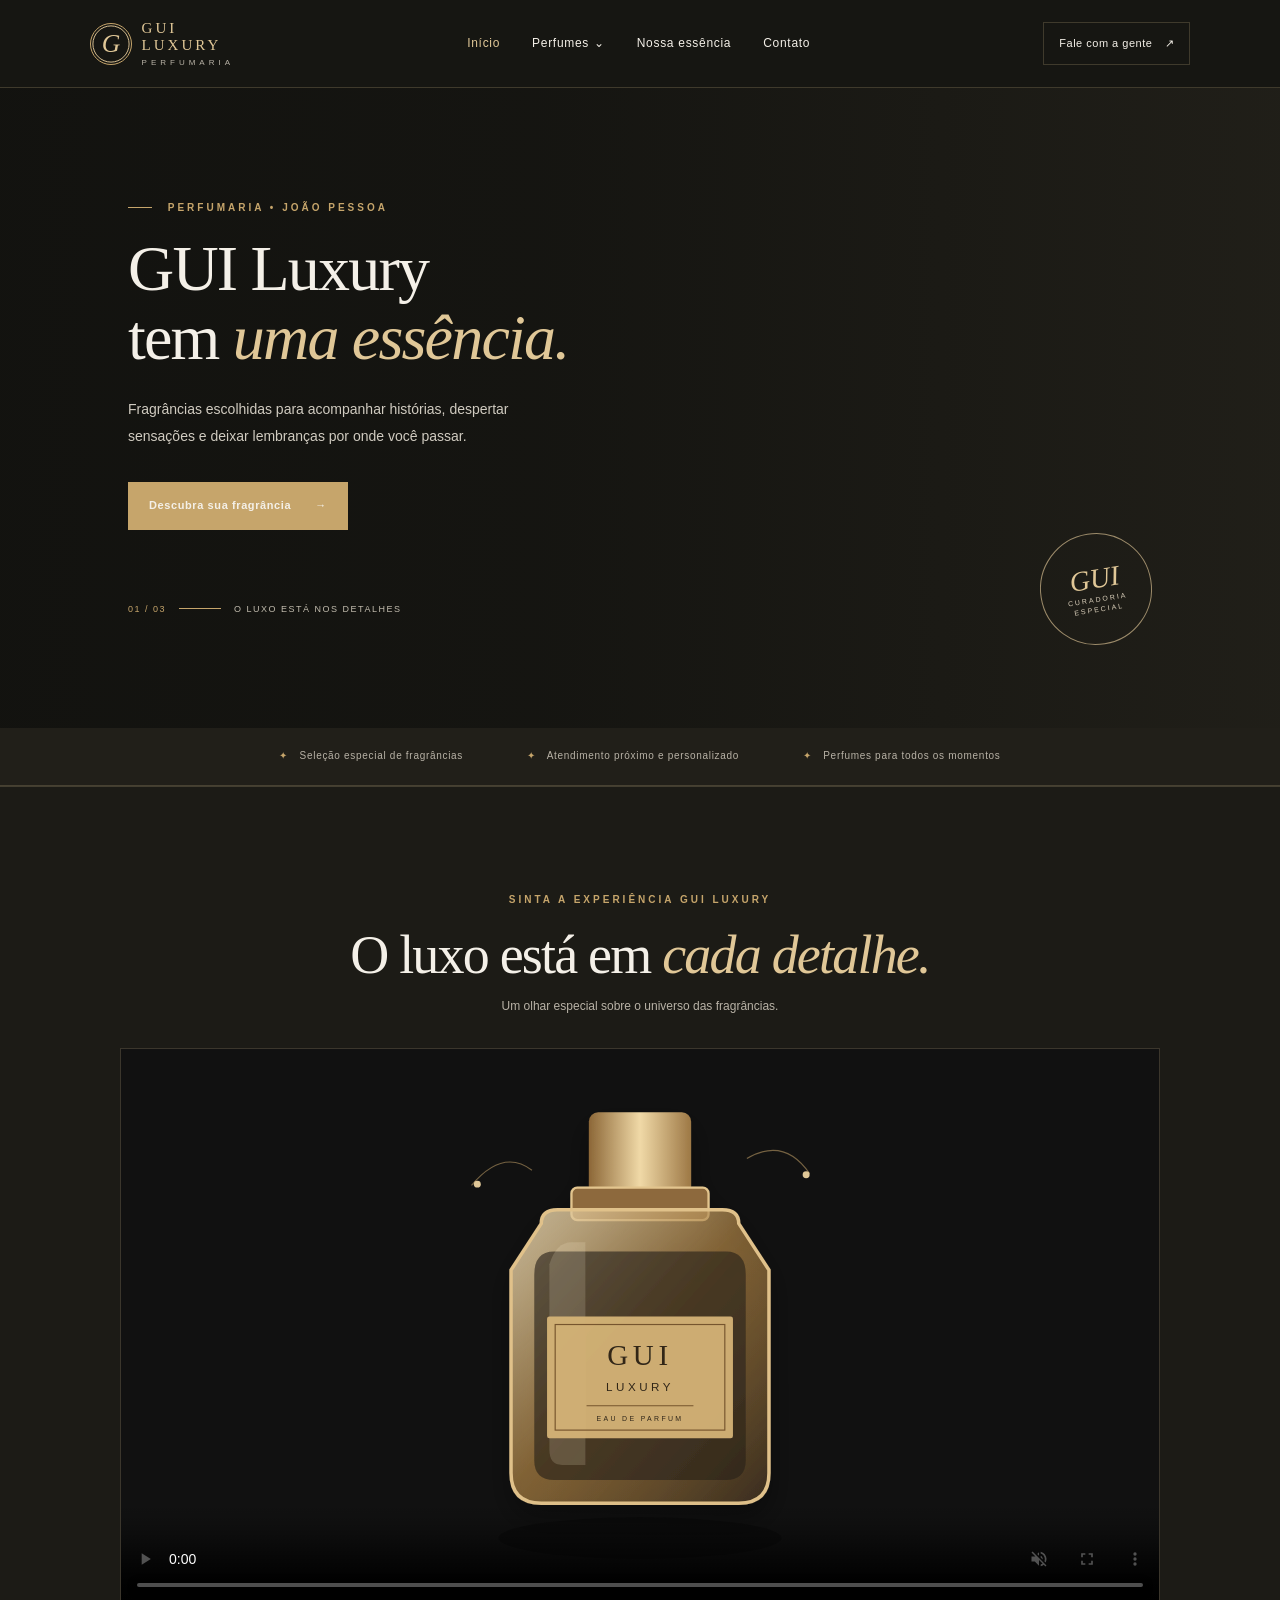
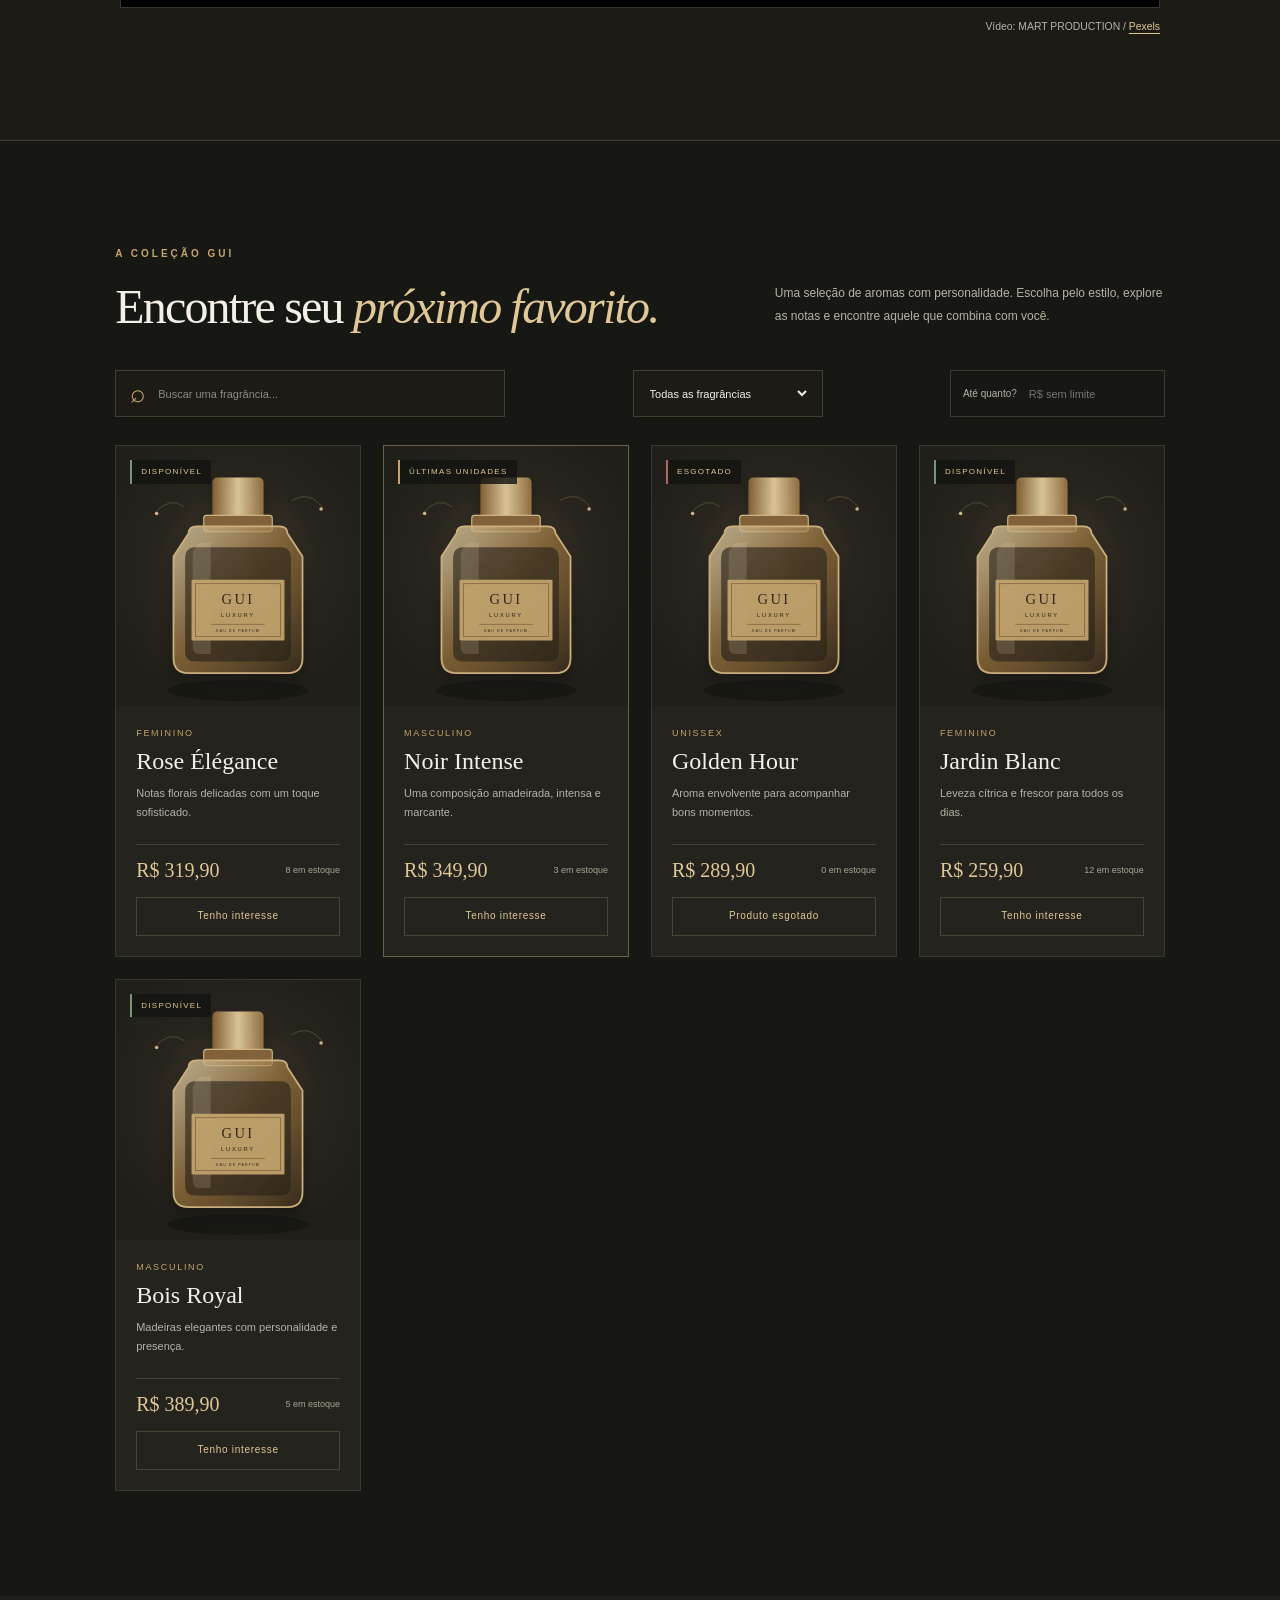
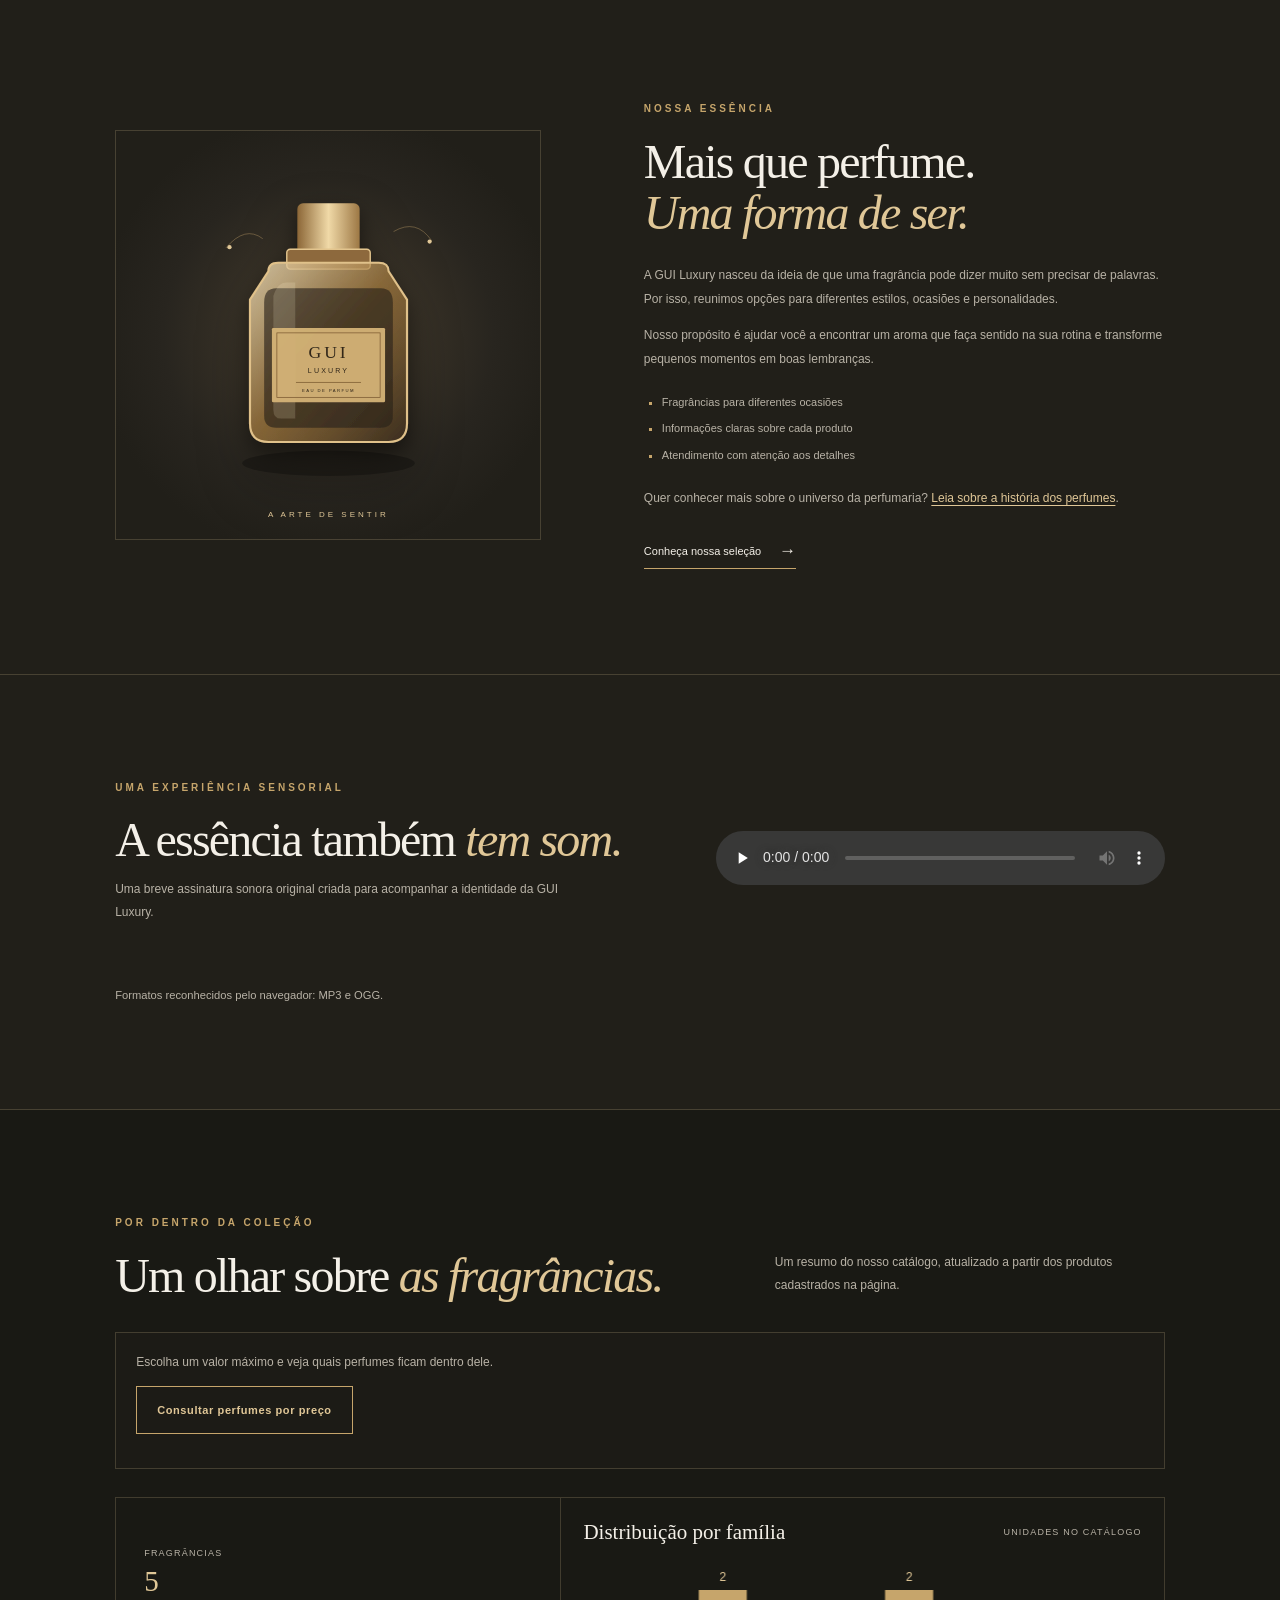
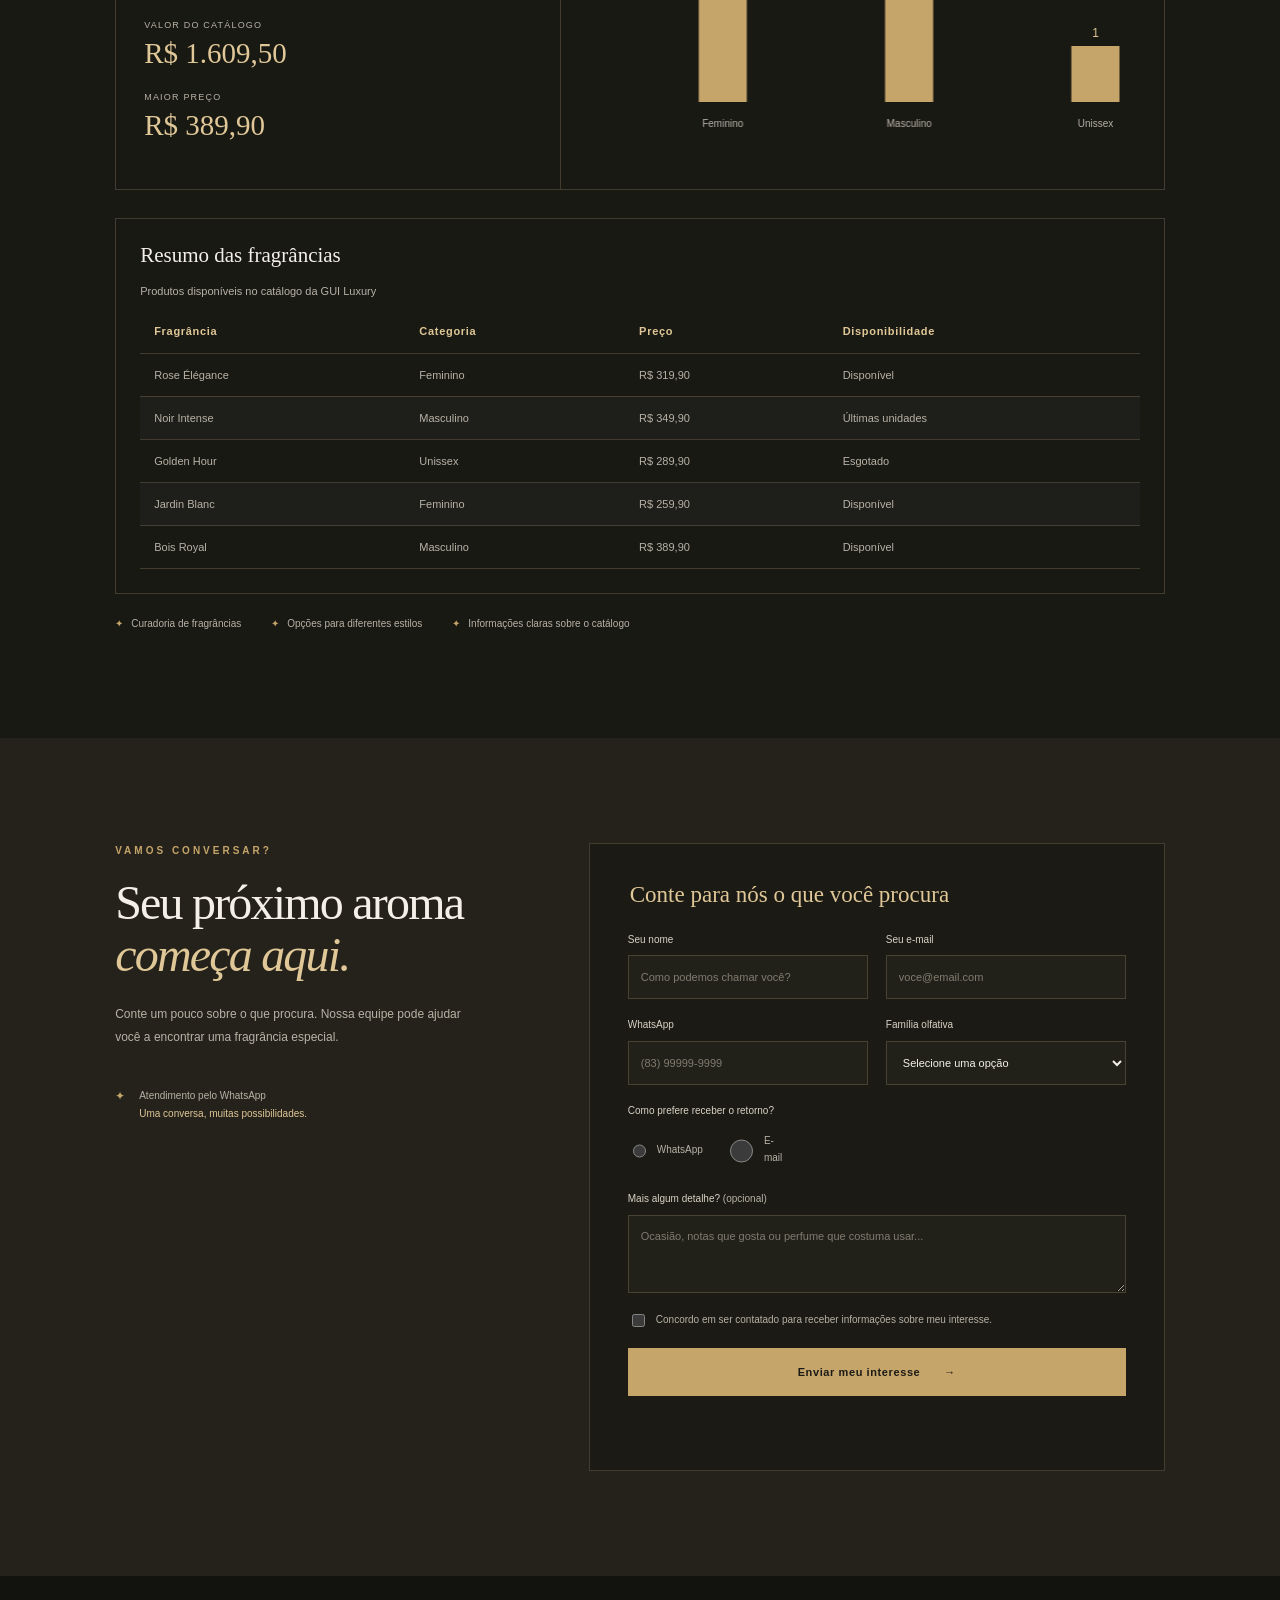
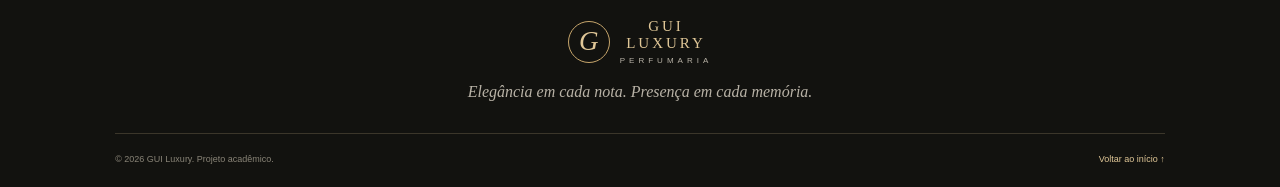
<file: index.html>
<!DOCTYPE html>
<html lang="pt-BR">
<head>
  <meta charset="UTF-8">
  <meta name="viewport" content="width=device-width, initial-scale=1.0">
  <meta name="description" content="GUI Luxury: uma seleção especial de fragrâncias para marcar presença em todos os momentos.">
  <meta name="theme-color" content="#171713">
  <title>GUI Luxury | Perfumaria</title>
  <link rel="preconnect" href="https://images.unsplash.com">
  <link rel="stylesheet" href="css/reset.css">
  <link rel="stylesheet" href="css/style.css">
</head>
<body>
  <a class="atalho" href="#conteudo">Pular para o conteúdo</a>

  <header class="cabecalho" id="topo">
    <a class="marca" href="#inicio" aria-label="GUI Luxury, página inicial">
      <!-- SVG vetorial: o viewBox preserva a nitidez do símbolo em diferentes tamanhos. -->
      <svg class="marca-simbolo" viewBox="0 0 42 42" role="img" aria-label="Monograma da GUI Luxury"><circle cx="21" cy="21" r="19" fill="none" stroke="currentColor"/><text x="21" y="29" text-anchor="middle" fill="currentColor" font-family="Georgia,serif" font-size="27" font-style="italic">G</text></svg>
      <span class="marca-texto">GUI <strong>LUXURY</strong><small>PERFUMARIA</small></span>
    </a>

    <button class="menu-mobile" id="menuMobile" type="button" aria-label="Abrir menu" aria-expanded="false" aria-controls="menuPrincipal">
      <span></span><span></span><span></span>
    </button>

    <nav class="menu" id="menuPrincipal" aria-label="Navegação principal">
      <a class="link-menu ativo" href="#inicio">Início</a>
      <div class="menu-dropdown">
        <a class="link-menu" href="#produtos">Perfumes <span aria-hidden="true">⌄</span></a>
        <div class="dropdown-conteudo">
          <a href="#produtos" data-filtro-link="Feminino">Femininos</a>
          <a href="#produtos" data-filtro-link="Masculino">Masculinos</a>
          <a href="#produtos" data-filtro-link="Unissex">Unissex</a>
        </div>
      </div>
      <a class="link-menu" href="#sobre">Nossa essência</a>
      <a class="link-menu" href="#contato">Contato</a>
    </nav>

    <a class="cabecalho-cta" href="#contato">Fale com a gente <span aria-hidden="true">↗</span></a>
  </header>

  <main id="conteudo">
    <section class="hero" id="inicio" aria-labelledby="titulo-principal">
      <div class="hero-fundo" aria-hidden="true"></div>
      <div class="hero-conteudo">
        <p class="sobretitulo"><span></span> PERFUMARIA • JOÃO PESSOA</p>
        <h1 id="titulo-principal">GUI Luxury<br>tem <em>uma essência.</em></h1>
        <p class="hero-descricao">Fragrâncias escolhidas para acompanhar histórias, despertar sensações e deixar lembranças por onde você passar.</p>
        <a class="botao botao-dourado" href="#produtos">Descubra sua fragrância <span aria-hidden="true">→</span></a>
        <div class="hero-nota"><span>01 / 03</span><span class="linha-nota"></span><span>O luxo está nos detalhes</span></div>
      </div>
      <div class="hero-selo" aria-label="Curadoria especial">
        <span>GUI</span><small>CURADORIA<br>ESPECIAL</small>
      </div>
    </section>

    <section class="beneficios" aria-label="Diferenciais da loja">
      <p><span aria-hidden="true">✦</span> Seleção especial de fragrâncias</p>
      <p><span aria-hidden="true">✦</span> Atendimento próximo e personalizado</p>
      <p><span aria-hidden="true">✦</span> Perfumes para todos os momentos</p>
    </section>

    <section class="secao video-perfumaria" aria-labelledby="titulo-video">
      <div class="video-cabecalho">
        <p class="sobretitulo">SINTA A EXPERIÊNCIA GUI LUXURY</p>
        <h2 id="titulo-video">O luxo está em <em>cada detalhe.</em></h2>
        <p>Um olhar especial sobre o universo das fragrâncias.</p>
      </div>
      <figure class="video-moldura">
        <!-- metadata carrega apenas informações iniciais; o vídeo só começa quando a pessoa aciona os controles. -->
        <video controls muted loop playsinline preload="metadata" poster="assets/images/perfume-ilustracao.svg" aria-label="Vídeo de uma embalagem de perfume ao lado de uma rosa branca">
          <source src="https://videos.pexels.com/video-files/8447664/8447664-uhd_4096_2160_25fps.mp4" type="video/mp4">
          Seu navegador não conseguiu reproduzir este vídeo.
        </video>
        <figcaption>Vídeo: MART PRODUCTION / <a href="https://www.pexels.com/video/a-bottle-of-perfume-next-to-a-white-rose-8447664/" target="_blank" rel="noopener noreferrer">Pexels</a></figcaption>
      </figure>
    </section>

    <section class="secao colecao" id="produtos" aria-labelledby="titulo-produtos">
      <div class="secao-cabecalho">
        <div>
          <p class="sobretitulo">A COLEÇÃO GUI</p>
          <h2 id="titulo-produtos">Encontre seu <em>próximo favorito.</em></h2>
        </div>
        <p class="texto-apoio">Uma seleção de aromas com personalidade. Escolha pelo estilo, explore as notas e encontre aquele que combina com você.</p>
      </div>

      <div class="filtros">
        <label class="campo-pesquisa" for="buscaProdutos">
          <span aria-hidden="true">⌕</span>
          <input id="buscaProdutos" type="search" placeholder="Buscar uma fragrância..." autocomplete="off">
        </label>
        <label class="filtro-categoria" for="filtroCategoria">
          <span class="sr-only">Filtrar por categoria</span>
          <select id="filtroCategoria">
            <option value="Todos">Todas as fragrâncias</option>
            <option value="Feminino">Femininos</option>
            <option value="Masculino">Masculinos</option>
            <option value="Unissex">Unissex</option>
          </select>
        </label>
        <label class="filtro-preco" for="precoMaximo">Até quanto? <input id="precoMaximo" type="number" min="0" step="0.01" inputmode="decimal" placeholder="R$ sem limite"></label>
      </div>

      <div class="grade-produtos" id="gradeProdutos" aria-live="polite">
        <article class="produto-esqueleto"><img src="assets/images/perfume-ilustracao.svg" alt="Ilustração de um frasco de perfume"><p>Carregando fragrâncias...</p></article>
      </div>
      <p class="sem-resultados" id="semResultados" hidden>Nenhuma fragrância encontrada. Tente outro nome ou categoria.</p>
    </section>

    <section class="secao manifesto" id="sobre" aria-labelledby="titulo-sobre">
      <div class="manifesto-imagem">
        <img src="assets/images/perfume-ilustracao.svg" alt="Ilustração dourada de um frasco de perfume da GUI Luxury">
        <span class="imagem-legenda">A ARTE DE SENTIR</span>
      </div>
      <div class="manifesto-texto">
        <p class="sobretitulo">NOSSA ESSÊNCIA</p>
        <h2 id="titulo-sobre">Mais que perfume.<br><em>Uma forma de ser.</em></h2>
        <p>A GUI Luxury nasceu da ideia de que uma fragrância pode dizer muito sem precisar de palavras. Por isso, reunimos opções para diferentes estilos, ocasiões e personalidades.</p>
        <p>Nosso propósito é ajudar você a encontrar um aroma que faça sentido na sua rotina e transforme pequenos momentos em boas lembranças.</p>
        <ul class="valores-marca"><li>Fragrâncias para diferentes ocasiões</li><li>Informações claras sobre cada produto</li><li>Atendimento com atenção aos detalhes</li></ul>
        <p class="fonte-externa">Quer conhecer mais sobre o universo da perfumaria? <a href="https://pt.wikipedia.org/wiki/Perfume" target="_blank" rel="noopener noreferrer">Leia sobre a história dos perfumes</a>.</p>
        <a class="link-seta" href="#contato">Conheça nossa seleção <span aria-hidden="true">→</span></a>
      </div>
    </section>

    <section class="secao audio-marca" aria-labelledby="titulo-audio">
      <div class="audio-texto">
        <p class="sobretitulo">UMA EXPERIÊNCIA SENSORIAL</p>
        <h2 id="titulo-audio">A essência também <em>tem som.</em></h2>
        <p>Uma breve assinatura sonora original criada para acompanhar a identidade da GUI Luxury.</p>
      </div>
      <!-- preload="none" evita baixar o áudio antes de a pessoa decidir ouvi-lo. MP3 vem primeiro pela ampla compatibilidade; OGG é a alternativa. -->
      <audio controls preload="none" aria-label="Assinatura sonora original da GUI Luxury">
        <source src="assets/audio/assinatura-gui-luxury.mp3" type="audio/mpeg">
<source src="[data-uri]" type="audio/ogg; codecs=vorbis">
        
        Seu navegador não oferece suporte ao elemento de áudio. Verifique se o arquivo MP3 está presente na pasta assets/audio.
      </audio>
      <small id="compatibilidadeAudio" class="compatibilidade-audio">Verificando suporte aos formatos de áudio...</small>
    </section>

    <section class="secao analise" aria-labelledby="titulo-analise">
      <div class="analise-cabecalho">
        <div>
          <p class="sobretitulo">POR DENTRO DA COLEÇÃO</p>
          <h2 id="titulo-analise">Um olhar sobre <em>as fragrâncias.</em></h2>
        </div>
        <p class="texto-apoio">Um resumo do nosso catálogo, atualizado a partir dos produtos cadastrados na página.</p>
      </div>
      <div class="atividade-logica">
        <p>Escolha um valor máximo e veja quais perfumes ficam dentro dele.</p>
        <button class="botao botao-contorno" id="executarAnaliseLogica" type="button">Consultar perfumes por preço</button>
        <div id="resultadoLogica" class="resultado-logica" aria-live="polite"></div>
      </div>
      <div class="painel-analise">
        <div class="indicadores" id="indicadores" aria-live="polite">
          <div><span>Fragrâncias</span><strong id="totalProdutos">—</strong></div>
          <div><span>Valor do catálogo</span><strong id="valorCatalogo">—</strong></div>
          <div><span>Maior preço</span><strong id="produtoDestaque">—</strong></div>
        </div>
        <div class="grafico-area">
          <div class="grafico-titulo">
            <h3>Distribuição por família</h3>
            <span>UNIDADES NO CATÁLOGO</span>
          </div>
          <canvas id="graficoCatalogo" width="640" height="260">
            Gráfico com a quantidade de fragrâncias por categoria. Os dados também estão apresentados na tabela abaixo.
          </canvas>
        </div>
      </div>
      <div class="tabela-area">
        <h3>Resumo das fragrâncias</h3>
        <div class="tabela-rolagem">
          <table>
            <caption>Produtos disponíveis no catálogo da GUI Luxury</caption>
            <thead><tr><th scope="col">Fragrância</th><th scope="col">Categoria</th><th scope="col">Preço</th><th scope="col">Disponibilidade</th></tr></thead>
            <tbody id="tabelaProdutos">
              <tr><td colspan="4">Os dados serão carregados junto com o catálogo.</td></tr>
            </tbody>
          </table>
        </div>
      </div>
      <ul class="notas-colecao">
        <li>Curadoria de fragrâncias</li>
        <li>Opções para diferentes estilos</li>
        <li>Informações claras sobre o catálogo</li>
      </ul>
    </section>

    <section class="secao contato" id="contato" aria-labelledby="titulo-contato">
      <div class="contato-intro">
        <p class="sobretitulo">VAMOS CONVERSAR?</p>
        <h2 id="titulo-contato">Seu próximo aroma<br><em>começa aqui.</em></h2>
        <p>Conte um pouco sobre o que procura. Nossa equipe pode ajudar você a encontrar uma fragrância especial.</p>
        <div class="contato-detalhe"><span aria-hidden="true">✦</span><span>Atendimento pelo WhatsApp<br><strong>Uma conversa, muitas possibilidades.</strong></span></div>
      </div>

      <form class="formulario" id="formContato">
        <fieldset>
          <legend>Conte para nós o que você procura</legend>
          <div class="campos-formulario">
            <div class="campo">
              <label for="nome">Seu nome</label>
              <input id="nome" name="nome" type="text" minlength="3" maxlength="70" autocomplete="name" placeholder="Como podemos chamar você?" required>
            </div>
            <div class="campo">
              <label for="email">Seu e-mail</label>
              <input id="email" name="email" type="email" autocomplete="email" placeholder="voce@email.com" required>
            </div>
            <div class="campo">
              <label for="telefone">WhatsApp</label>
              <input id="telefone" name="telefone" type="tel" inputmode="tel" pattern="[0-9() +.-]{8,20}" autocomplete="tel" placeholder="(83) 99999-9999" required>
            </div>
            <div class="campo">
              <label for="familia">Família olfativa</label>
              <select id="familia" name="familia" required>
                <option value="">Selecione uma opção</option>
                <option>Floral</option><option>Amadeirada</option><option>Oriental</option><option>Cítrica</option><option>Fresca</option><option>Ainda não sei</option>
              </select>
            </div>
            <div class="campo campo-largo">
              <span class="rotulo-campo">Como prefere receber o retorno?</span>
              <div class="opcoes-radio">
                <label><input type="radio" name="preferencia" value="WhatsApp" required> WhatsApp</label>
                <label><input type="radio" name="preferencia" value="E-mail"> E-mail</label>
              </div>
            </div>
            <div class="campo campo-largo">
              <label for="mensagem">Mais algum detalhe? <span>(opcional)</span></label>
              <textarea id="mensagem" name="mensagem" rows="3" maxlength="300" placeholder="Ocasião, notas que gosta ou perfume que costuma usar..."></textarea>
            </div>
            <label class="consentimento campo-largo"><input type="checkbox" name="consentimento" required> Concordo em ser contatado para receber informações sobre meu interesse.</label>
            <button class="botao botao-dourado campo-largo" type="submit">Enviar meu interesse <span aria-hidden="true">→</span></button>
            <p class="feedback campo-largo" id="feedbackFormulario" role="status" aria-live="polite"></p>
          </div>
        </fieldset>
      </form>
    </section>
  </main>

  <footer class="rodape">
    <a class="marca marca-rodape" href="#topo" aria-label="GUI Luxury, voltar ao início">
      <span class="marca-simbolo" aria-hidden="true">G</span>
      <span class="marca-texto">GUI <strong>LUXURY</strong><small>PERFUMARIA</small></span>
    </a>
    <p>Elegância em cada nota. Presença em cada memória.</p>
    <div class="rodape-final"><span>© <span id="ano"></span> GUI Luxury. Projeto acadêmico.</span><a href="#topo">Voltar ao início ↑</a></div>
  </footer>
  <script src="js/main.js" defer></script>
  <script src="js/logica.js" defer></script>
</body>
</html>
</file>
<file: css/style.css>
/* GUI Luxury — estilos principais. A tipografia usa rem para respeitar a escala do navegador. */
:root {
  --fundo: #171713;
  --fundo-claro: #201f19;
  --fundo-card: #24231d;
  --dourado: #c6a56b;
  --dourado-claro: #e0c797;
  --texto: #f4f0e8;
  --texto-suave: #b8b2a6;
  --borda: rgba(224, 199, 151, .2);
  --serifada: Georgia, "Times New Roman", serif;
  --sans: Arial, Helvetica, sans-serif;
  color-scheme: dark;
}

* { box-sizing: border-box; }
html { scroll-behavior: smooth; scroll-padding-top: 100px; }
body { margin: 0; background: var(--fundo); color: var(--texto); font-family: var(--sans); line-height: 1.65; }
body, button, input, select, textarea { font-family: var(--sans); }
a { color: inherit; text-decoration: none; }
a:link { color: inherit; }
a:visited { color: inherit; }
a:hover { color: var(--dourado-claro); }
a:active { color: var(--dourado); }
/* Unidades rem mantêm os controles na escala tipográfica definida pelo navegador. */
button, input, select, textarea { font-size: 1rem; }
button, a, input, select, textarea { -webkit-tap-highlight-color: transparent; }
img { display: block; max-width: 100%; }
[hidden] { display: none !important; }
.sr-only { position: absolute; width: 1px; height: 1px; padding: 0; margin: -1px; overflow: hidden; clip: rect(0,0,0,0); white-space: nowrap; border: 0; }
.atalho { position: absolute; top: -60px; left: 16px; z-index: 1000; padding: 10px 16px; background: var(--dourado); color: #171713; }
.atalho:focus { top: 12px; }
:focus-visible { outline: 2px solid var(--dourado-claro); outline-offset: 4px; }

.cabecalho { position: sticky; top: 0; z-index: 20; min-height: 88px; padding: 15px clamp(1.375rem, 7vw, 6.75rem); display: flex; align-items: center; justify-content: space-between; gap: 28px; background: rgba(23, 23, 19, .96); border-bottom: 1px solid var(--borda); backdrop-filter: blur(14px); }
.marca { display: inline-flex; align-items: center; gap: 10px; flex-shrink: 0; }
.marca-simbolo { width: 42px; height: 42px; display: grid; place-items: center; border: 1px solid var(--dourado); border-radius: 50%; color: var(--dourado-claro); font: italic 1.6875rem var(--serifada); }
.marca-texto { display: flex; flex-direction: column; color: var(--dourado-claro); font: 0.9375rem var(--serifada); letter-spacing: 3px; line-height: 1.1; }
.marca-texto strong { font-weight: 400; }
.marca-texto small { margin-top: 5px; color: var(--texto-suave); font: 0.5rem var(--sans); letter-spacing: 4px; }
.menu { display: flex; align-items: center; gap: clamp(1rem, 2.5vw, 2.375rem); }
.link-menu { display: inline-flex; align-items: center; gap: 5px; padding: 12px 0; color: #d4cfc4; font-size: 0.75rem; letter-spacing: .7px; transition: color .2s ease; }
.link-menu:hover, .link-menu.ativo { color: var(--dourado-claro); }
.menu-dropdown { position: relative; }
.dropdown-conteudo { position: absolute; top: 100%; left: -16px; min-width: 175px; display: grid; padding: 10px; background: #222119; border: 1px solid var(--borda); opacity: 0; visibility: hidden; transform: translateY(8px); transition: opacity .2s ease, transform .2s ease, visibility .2s; }
.menu-dropdown:hover .dropdown-conteudo, .menu-dropdown:focus-within .dropdown-conteudo { opacity: 1; visibility: visible; transform: translateY(0); }
.dropdown-conteudo a { padding: 9px 10px; color: var(--texto-suave); font-size: 0.75rem; }
.dropdown-conteudo a:hover { color: var(--dourado-claro); background: rgba(255,255,255,.04); }
.cabecalho-cta { padding: 11px 15px; border: 1px solid var(--borda); color: var(--dourado-claro); font-size: 0.6875rem; letter-spacing: .5px; }
.cabecalho-cta span { margin-left: 9px; }
.menu-mobile { display: none; width: 42px; height: 42px; padding: 10px; border: 1px solid var(--borda); background: transparent; cursor: pointer; }
.menu-mobile span { display: block; height: 1px; margin: 5px 0; background: var(--dourado-claro); }

.hero { position: relative; min-height: 640px; display: flex; align-items: center; overflow: hidden; padding: 85px clamp(1.5rem, 10vw, 9.6875rem); background: #24221b; isolation: isolate; }
.hero-fundo { position: absolute; inset: 0; z-index: -1; background: linear-gradient(90deg, rgba(18,18,15,.97) 0%, rgba(18,18,15,.83) 42%, rgba(18,18,15,.22) 100%), url("https://images.unsplash.com/photo-1592945403244-b3fbafd7f539?auto=format&fit=crop&w=1800&q=85") center 45% / cover; }
.hero-conteudo { max-width: 610px; }
.sobretitulo { margin: 0 0 18px; color: var(--dourado); font-size: 0.625rem; font-weight: 700; letter-spacing: 3px; }
.sobretitulo span { display: inline-block; width: 24px; height: 1px; margin: 0 10px 3px 0; background: var(--dourado); }
.hero h1, .secao h2 { margin: 0; font: 400 clamp(2.625rem, 4rem, 4.75rem)/1.08 var(--serifada); letter-spacing: -1.8px; }
h1 em, h2 em { color: var(--dourado-claro); font-weight: 400; }
.hero-descricao { max-width: 450px; margin: 24px 0 32px; color: #d0cbc0; font-size: 0.875rem; line-height: 1.9; }
.botao { min-height: 48px; display: inline-flex; align-items: center; justify-content: center; gap: 24px; padding: 13px 20px; border: 1px solid transparent; cursor: pointer; font-size: 0.6875rem; font-weight: 700; letter-spacing: .6px; transition: background .2s ease, color .2s ease, border-color .2s ease; }
.botao-dourado { background: var(--dourado); color: #1c1b16; }
.botao-dourado:hover { border-color: var(--dourado); background: transparent; color: var(--dourado-claro); }
.hero-nota { display: flex; align-items: center; gap: 13px; margin-top: 72px; color: #c2bcae; font-size: 0.5625rem; letter-spacing: 1.5px; text-transform: uppercase; }
.hero-nota span:first-child { color: var(--dourado); }
.linha-nota { width: 42px; height: 1px; background: var(--dourado); }
.hero-selo { position: absolute; right: 10%; bottom: 13%; width: 112px; height: 112px; display: grid; place-content: center; border: 1px solid rgba(224,199,151,.65); border-radius: 50%; text-align: center; transform: rotate(-9deg); }
.hero-selo span { color: var(--dourado-claro); font: italic 1.75rem var(--serifada); }
.hero-selo small { color: #ddd2bd; font-size: 0.4375rem; letter-spacing: 2px; line-height: 1.5; }

.beneficios { display: flex; justify-content: center; flex-wrap: wrap; gap: 18px clamp(1.5625rem, 5vw, 4.875rem); padding: 20px; background: #211f19; border-bottom: 1px solid var(--borda); }
.beneficios p { margin: 0; color: var(--texto-suave); font-size: 0.625rem; letter-spacing: .7px; }
.beneficios span { margin-right: 8px; color: var(--dourado); }

.secao { padding: 105px clamp(1.5rem, 9vw, 8.625rem); }
.secao-cabecalho, .analise-cabecalho { display: flex; align-items: end; justify-content: space-between; gap: 35px; margin-bottom: 38px; }
.secao h2 { font-size: clamp(2.125rem, 3rem, 3.375rem); }
.texto-apoio { max-width: 390px; margin: 0 0 5px; color: var(--texto-suave); font-size: 0.75rem; line-height: 1.9; }
.filtros { display: flex; justify-content: space-between; gap: 15px; margin-bottom: 28px; }
.campo-pesquisa { width: min(100%, 390px); display: flex; align-items: center; gap: 10px; padding: 0 14px; border: 1px solid var(--borda); background: #1c1b16; color: var(--dourado); }
.campo-pesquisa span { font: 1.625rem var(--serifada); }
.campo-pesquisa input, .filtro-categoria select { width: 100%; min-height: 45px; border: 0; outline: 0; background: transparent; color: var(--texto); font-size: 0.6875rem; }
.campo-pesquisa input::placeholder { color: #8f8a7e; }
.filtro-categoria { min-width: 190px; padding: 0 12px; border: 1px solid var(--borda); background: #1c1b16; }
.filtro-categoria select option, .campo select option { background: #201f19; }
.grade-produtos { display: grid; grid-template-columns: repeat(auto-fit, minmax(min(100%, 235px), 1fr)); gap: 22px; }
.produto { min-width: 0; overflow: hidden; background: var(--fundo-card); border: 1px solid rgba(224,199,151,.12); transition: border-color .25s ease, transform .25s ease; }
.produto:nth-child(2) { border-color: rgba(224,199,151,.38); }
.produto:hover { border-color: var(--dourado); /* transform evita recalcular o tamanho dos cards durante o hover. */ transform: translateY(-5px); }
.produto-imagem { position: relative; height: 260px; display: grid; place-items: center; overflow: hidden; background: radial-gradient(circle at 50% 45%, #4a4030 0%, #28251e 43%, #201f19 75%); }
.produto-imagem img { width: 100%; height: 100%; object-fit: cover; opacity: .88; transition: transform .35s ease; }
.produto:hover .produto-imagem img { transform: scale(1.035); }
.produto-etiqueta { position: absolute; top: 14px; left: 14px; padding: 5px 9px; background: rgba(20,20,17,.82); color: var(--dourado-claro); font-size: 0.5rem; letter-spacing: 1.3px; text-transform: uppercase; }
.produto-info { padding: 20px; }
.produto-categoria { margin: 0 0 7px; color: var(--dourado); font-size: 0.5625rem; letter-spacing: 1.7px; text-transform: uppercase; }
.produto-info h3 { margin: 0; font: 1.5rem var(--serifada); font-weight: 400; }
.produto-descricao { min-height: 42px; margin: 9px 0 18px; color: var(--texto-suave); font-size: 0.6875rem; line-height: 1.7; }
.produto-rodape { display: flex; align-items: center; justify-content: space-between; gap: 10px; padding-top: 14px; border-top: 1px solid var(--borda); }
.produto-preco { color: var(--dourado-claro); font: 1.25rem var(--serifada); }
.produto-estoque { color: #aaa393; font-size: 0.5625rem; }
.produto-acoes { margin-top: 15px; }
.produto-acoes button { width: 100%; min-height: 39px; border: 1px solid var(--borda); background: transparent; color: var(--dourado-claro); cursor: pointer; font-size: 0.625rem; letter-spacing: .7px; }
.produto-acoes button:hover { background: var(--dourado); color: #171713; }
.sem-resultados { margin: 28px 0 0; color: var(--dourado-claro); text-align: center; font-size: 0.8125rem; }
.produto-esqueleto { padding: 20px; border: 1px solid var(--borda); color: var(--texto-suave); }
.produto-esqueleto img { width: 120px; margin: auto; }

.manifesto { display: grid; grid-template-columns: minmax(250px, .9fr) minmax(300px, 1.1fr); align-items: center; gap: clamp(2.8125rem, 8vw, 7.5rem); background: #211f19; }
.manifesto-imagem { position: relative; min-height: 410px; display: grid; place-items: center; overflow: hidden; background: radial-gradient(ellipse at center, #4a4030, #28251f 55%, #211f19 78%); border: 1px solid var(--borda); }
.manifesto-imagem img { width: min(70%, 330px); filter: drop-shadow(0 22px 25px rgba(0,0,0,.35)); }
.imagem-legenda { position: absolute; bottom: 18px; color: var(--dourado-claro); font-size: 0.5rem; letter-spacing: 3px; }
.manifesto-texto h2 { margin-bottom: 24px; }
/* O filho direto (>) aplica o estilo aos parágrafos da apresentação, sem alterar textos de outros componentes dentro da seção. */
.manifesto-texto > p:not(.sobretitulo) { color: var(--texto-suave); font-size: 0.75rem; line-height: 2; }
.link-seta { display: inline-flex; gap: 18px; margin-top: 20px; padding-bottom: 8px; border-bottom: 1px solid var(--dourado); color: var(--dourado-claro); font-size: 0.6875rem; }
.link-seta span { font-size: 1.0625rem; line-height: 1; }

.analise { background: #191914; }
.analise-cabecalho { margin-bottom: 30px; }
.painel-analise { display: grid; grid-template-columns: .85fr 1.15fr; border: 1px solid var(--borda); }
.indicadores { display: grid; align-content: center; gap: 20px; padding: 28px; border-right: 1px solid var(--borda); }
.indicadores div { display: flex; flex-direction: column; gap: 4px; }
.indicadores span, .grafico-titulo span { color: var(--texto-suave); font-size: 0.5625rem; letter-spacing: 1.2px; text-transform: uppercase; }
.indicadores strong { color: var(--dourado-claro); font: 1.8125rem var(--serifada); font-weight: 400; }
.grafico-area { min-width: 0; padding: 22px; }
.grafico-titulo { display: flex; align-items: center; justify-content: space-between; gap: 12px; }
.grafico-titulo h3, .tabela-area h3 { margin: 0; font: 1.3125rem var(--serifada); font-weight: 400; }
#graficoCatalogo { width: 100%; height: 210px; display: block; margin-top: 12px; }
.tabela-area { margin-top: 28px; padding: 24px; border: 1px solid var(--borda); }
.tabela-rolagem { overflow-x: auto; }
table { width: 100%; margin-top: 14px; border-collapse: collapse; text-align: left; font-size: 0.6875rem; }
caption { padding: 0 0 10px; color: var(--texto-suave); text-align: left; }
th, td { padding: 12px 10px; border-bottom: 1px solid var(--borda); }
th { color: var(--dourado-claro); font-weight: 400; letter-spacing: .7px; }
td { color: var(--texto-suave); }
.notas-colecao { display: flex; flex-wrap: wrap; gap: 12px 30px; margin: 22px 0 0; padding: 0; list-style: none; }
.notas-colecao li { color: var(--texto-suave); font-size: 0.625rem; }
.notas-colecao li::before { content: "✦"; margin-right: 8px; color: var(--dourado); }

.contato { display: grid; grid-template-columns: .8fr 1.2fr; gap: clamp(2.1875rem, 7vw, 6.25rem); background: #24221b; }
.contato-intro h2 { margin-bottom: 22px; }
.contato-intro > p:not(.sobretitulo) { max-width: 360px; color: var(--texto-suave); font-size: 0.75rem; line-height: 1.9; }
.contato-detalhe { display: flex; gap: 14px; margin-top: 38px; color: var(--dourado); font-size: 0.75rem; }
.contato-detalhe span:last-child { color: var(--texto-suave); font-size: 0.625rem; line-height: 1.8; }
.contato-detalhe strong { color: var(--dourado-claro); font-weight: 400; }
.formulario { padding: clamp(1.25rem, 3vw, 2.375rem); background: #1b1a15; border: 1px solid var(--borda); }
.formulario fieldset { margin: 0; padding: 0; border: 0; }
.formulario legend { margin-bottom: 24px; color: var(--dourado-claro); font: 1.4375rem var(--serifada); }
.campos-formulario { display: grid; grid-template-columns: 1fr 1fr; gap: 18px; }
.campo { display: flex; flex-direction: column; gap: 7px; }
.campo label, .rotulo-campo { color: #d9d2c5; font-size: 0.625rem; }
.campo label span { color: var(--texto-suave); }
.campo input, .campo select, .campo textarea { width: 100%; min-height: 44px; padding: 11px 12px; border: 1px solid rgba(224,199,151,.2); border-radius: 0; background: #222119; color: var(--texto); font-size: 0.6875rem; }
.campo textarea { resize: vertical; }
.campo input::placeholder, .campo textarea::placeholder { color: #817b70; }
.campo input:focus, .campo select:focus, .campo textarea:focus { border-color: var(--dourado); outline: 1px solid var(--dourado); }
.campo-largo { grid-column: 1 / -1; }
.opcoes-radio { display: flex; gap: 22px; }
.opcoes-radio label, .consentimento { display: flex; align-items: center; gap: 8px; color: var(--texto-suave); font-size: 0.625rem; }
input[type="radio"], input[type="checkbox"] { accent-color: var(--dourado); }
.formulario button { width: 100%; }
.feedback { min-height: 18px; margin: 0; color: var(--dourado-claro); font-size: 0.6875rem; }

.rodape { padding: 42px clamp(1.5rem, 9vw, 8.625rem) 20px; background: #12120f; text-align: center; }
.marca-rodape { justify-content: center; }
.rodape > p { margin: 18px 0 32px; color: var(--texto-suave); font: italic 1rem var(--serifada); }
.rodape-final { display: flex; justify-content: space-between; gap: 15px; padding-top: 18px; border-top: 1px solid var(--borda); color: #898477; font-size: 0.5625rem; }
.rodape-final a { color: var(--dourado-claro); }

@media (max-width: 980px) {
  .cabecalho { gap: 15px; padding-inline: 4vw; }
  .menu { gap: 17px; }
  .cabecalho-cta { display: none; }
  .secao { padding-inline: 6vw; }
  .hero { padding-inline: 8vw; }
}
@media (max-width: 720px) {
  html { scroll-padding-top: 78px; }
  .cabecalho { min-height: 76px; padding: 12px 22px; }
  .menu-mobile { display: block; order: 2; }
  .menu { position: absolute; top: 100%; left: 0; right: 0; display: none; align-items: stretch; gap: 0; padding: 12px 22px 20px; background: #171713; border-bottom: 1px solid var(--borda); }
  .menu.aberto { display: flex; flex-direction: column; }
  .link-menu { width: 100%; padding: 11px 0; }
  .menu-dropdown { width: 100%; }
  .dropdown-conteudo { position: static; display: none; padding: 4px 12px; opacity: 1; visibility: visible; transform: none; border: 0; border-left: 1px solid var(--borda); }
  .menu-dropdown:hover .dropdown-conteudo, .menu-dropdown:focus-within .dropdown-conteudo { display: grid; }
  .hero { min-height: 570px; padding: 70px 25px; }
  .hero-fundo { background-position: 58% center; }
  .hero-selo { right: 7%; bottom: 7%; width: 82px; height: 82px; }
  .hero-selo span { font-size: 1.3125rem; }
  .hero-selo small { font-size: 0.375rem; }
  .hero-nota { margin-top: 50px; }
  .beneficios { justify-content: flex-start; padding-inline: 25px; }
  .secao { padding: 72px 24px; }
  .secao-cabecalho, .analise-cabecalho { display: block; }
  .texto-apoio { margin-top: 18px; }
  .filtros { flex-direction: column; }
  .campo-pesquisa, .filtro-categoria { width: 100%; }
  .manifesto, .contato { grid-template-columns: 1fr; }
  .manifesto-imagem { min-height: 310px; }
  .painel-analise { grid-template-columns: 1fr; }
  .indicadores { grid-template-columns: repeat(3, 1fr); gap: 12px; border-right: 0; border-bottom: 1px solid var(--borda); }
  .indicadores strong { font-size: 1.375rem; }
  .indicadores span { font-size: 0.5rem; }
  .grafico-area { padding: 18px 12px; }
}
@media (max-width: 460px) {
  .hero h1 { font-size: 2.6875rem; }
  .campos-formulario { grid-template-columns: 1fr; }
  .campo-largo { grid-column: auto; }
  .indicadores { grid-template-columns: 1fr; }
  .rodape-final { flex-direction: column; align-items: center; }
  .produto-imagem { height: 230px; }
}
@media (prefers-reduced-motion: reduce) {
  *, *::before, *::after { scroll-behavior: auto !important; transition-duration: .01ms !important; animation-duration: .01ms !important; animation-iteration-count: 1 !important; }
}

/* Complementos do filtro numérico e da lista institucional. */
.filtro-preco { display: flex; align-items: center; gap: 10px; min-height: 45px; padding: 0 12px; border: 1px solid var(--borda); color: var(--texto-suave); font-size: 0.625rem; white-space: nowrap; }
.filtro-preco input { width: 125px; min-height: 38px; border: 0; outline: 0; background: transparent; color: var(--texto); font-size: 0.6875rem; }
.valores-marca { display: grid; gap: 8px; margin: 22px 0; padding-left: 18px; color: var(--texto-suave); font-size: 0.6875rem; }
.valores-marca li::marker { color: var(--dourado); }
.fonte-externa { color: var(--texto-suave); font-size: 0.6875rem; line-height: 1.8; }
.fonte-externa a { color: var(--dourado-claro); text-decoration: underline; text-underline-offset: 3px; }
@media (max-width: 720px) { .filtro-preco { width: 100%; justify-content: space-between; } }


/* Assinatura sonora: controles nativos mantêm acessibilidade por teclado. */
.audio-marca { display: grid; grid-template-columns: minmax(0, 1fr) minmax(260px, .8fr); align-items: center; gap: 40px; background: #211f19; border-top: 1px solid var(--borda); border-bottom: 1px solid var(--borda); }
.audio-texto h2 { margin: 0; font: 400 clamp(2.125rem, 3rem, 3.375rem)/1.08 var(--serifada); }
.audio-texto > p:last-child { max-width: 460px; color: var(--texto-suave); font-size: 0.75rem; line-height: 1.9; }
.audio-marca audio { width: 100%; accent-color: var(--dourado); }
@media (max-width: 720px) { .audio-marca { grid-template-columns: 1fr; gap: 22px; } }


/* Evita que o conteúdo principal force a largura da página em telas pequenas. */
#conteudo { min-width: 0; }
.valores-marca { list-style-type: square; }
.notas-colecao { list-style-type: none; }
.produto:hover { transform: translateY(-4px); }
/* transform desloca o card sem recalcular width/height nem provocar reflow do restante da grade. */
.produto { transition: transform .2s ease, border-color .2s ease; }
.produto-etiqueta.estoque-esgotado { border-left: 2px solid #a66b61; }
.produto-etiqueta.estoque-baixo { border-left: 2px solid var(--dourado); }
.produto-etiqueta.estoque-disponivel { border-left: 2px solid #78947b; }
.atividade-logica { margin: 0 0 28px; padding: 20px; border: 1px solid var(--borda); background: #1c1b16; }
.atividade-logica > p { margin: 0 0 14px; color: var(--texto-suave); font-size: .75rem; }
.botao-contorno { border-color: var(--dourado); background: transparent; color: var(--dourado-claro); }
.botao-contorno:hover { background: var(--dourado); color: #171713; }
.resultado-logica { margin-top: 14px; color: var(--texto-suave); font-size: .75rem; }
.resultado-logica ul { padding-left: 20px; }
.resultado-logica li { margin: 5px 0; }
.compatibilidade-audio { display: block; margin-top: 10px; color: var(--texto-suave); font-size: .7rem; }

table th, table td { padding: 12px 14px; border-bottom: 1px solid var(--borda); }
table th { color: var(--dourado-claro); font-weight: 700; }
table tbody tr:nth-child(even) { background: rgba(255,255,255,.025); }
.resultado-logica li.faixa-essencial { border-left: 2px solid #78947b; padding-left: 10px; }
.resultado-logica li.faixa-classico { border-left: 2px solid var(--dourado); padding-left: 10px; }
.resultado-logica li.faixa-exclusivo { border-left: 2px solid #a88dbb; padding-left: 10px; }


/* Vídeo de apresentação da GUI Luxury. */
.video-perfumaria { background: #1c1b16; border-top: 1px solid var(--borda); border-bottom: 1px solid var(--borda); }
.video-cabecalho { max-width: 760px; margin: 0 auto 30px; text-align: center; }
.video-cabecalho h2 { margin: 0; font: 400 clamp(2.125rem, 4.4vw, 3.375rem)/1.08 var(--serifada); }
.video-cabecalho > p:last-child { color: var(--texto-suave); font-size: .75rem; line-height: 1.8; }
.video-moldura { max-width: 1040px; margin: 0 auto; }
.video-moldura video { display: block; width: 100%; max-height: 560px; aspect-ratio: 16 / 9; object-fit: cover; background: #111; border: 1px solid var(--borda); }
.video-moldura figcaption { margin-top: 10px; color: var(--texto-suave); font-size: .65rem; text-align: right; }
.video-moldura figcaption a { color: var(--dourado-claro); text-decoration: underline; text-underline-offset: 3px; }
@media (max-width: 720px) { .video-moldura video { aspect-ratio: 4 / 3; } }


/* Ajustes finais de consistência visual e enquadramento de mídia. */
.video-moldura video {
  aspect-ratio: 16 / 9;
  object-fit: contain;
}

@media (max-width: 720px) {
  .video-moldura video {
    aspect-ratio: 16 / 9;
    max-height: none;
    object-fit: contain;
  }

  .video-moldura figcaption {
    text-align: left;
    line-height: 1.6;
  }

  .hero-selo {
    pointer-events: none;
  }
}

@media (max-width: 380px) {
  .cabecalho {
    padding-inline: 16px;
  }

  .marca-simbolo {
    width: 36px;
    height: 36px;
  }

  .marca-texto {
    font-size: 0.8125rem;
    letter-spacing: 2px;
  }

  .marca-texto small {
    letter-spacing: 3px;
  }

  .hero h1 {
    font-size: clamp(2.25rem, 11vw, 2.6875rem);
  }
}
</file>
